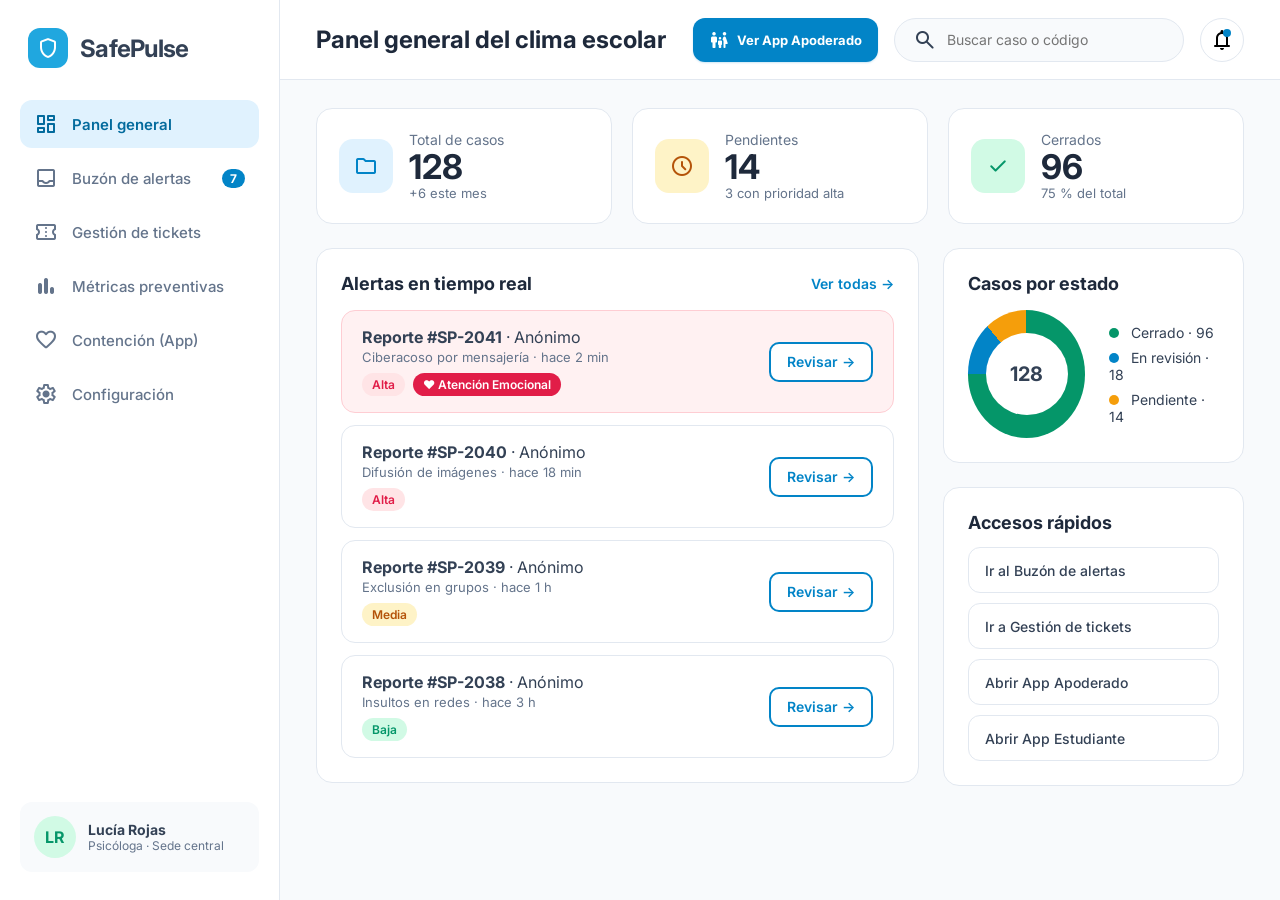
<file: index.html>
<!DOCTYPE html>
<html lang="es">
<head>
  <meta charset="UTF-8" />
  <meta name="viewport" content="width=device-width, initial-scale=1.0" />
  <title>SafePulse · Panel General del Clima Escolar</title>
  <link href="https://fonts.googleapis.com/css2?family=Inter:wght@400;500;600;700;800&display=swap" rel="stylesheet" />
  <link href="https://fonts.googleapis.com/css2?family=Material+Symbols+Rounded:opsz,wght,FILL,GRAD@20..48,400,0,0" rel="stylesheet" />
  <link rel="stylesheet" href="css/styles.css" />
</head>
<body>
  <!-- BARRA LATERAL -->
  <aside id="sidebar" class="sidebar">
    <div class="brand">
      <span class="brand-logo">
        <span class="material-symbols-rounded">shield</span>
      </span>
      <span class="brand-name">SafePulse</span>
    </div>

    <nav class="sidebar-nav" aria-label="Navegación principal">
      <button class="nav-btn active" data-view="dashboard">
        <span class="material-symbols-rounded">dashboard</span>
        <span>Panel general</span>
      </button>
      <button class="nav-btn" data-view="inbox">
        <span class="material-symbols-rounded">inbox</span>
        <span>Buzón de alertas</span>
        <span class="badge-count">7</span>
      </button>
      <button class="nav-btn" data-view="tickets">
        <span class="material-symbols-rounded">confirmation_number</span>
        <span>Gestión de tickets</span>
      </button>
      <button class="nav-btn" data-notice="Métricas preventivas cargadas">
        <span class="material-symbols-rounded">bar_chart</span>
        <span>Métricas preventivas</span>
      </button>
      <a href="pages/movil.html" class="nav-btn">
        <span class="material-symbols-rounded">favorite</span>
        <span>Contención (App)</span>
      </a>
      <button class="nav-btn" data-notice="Configuración del establecimiento">
        <span class="material-symbols-rounded">settings</span>
        <span>Configuración</span>
      </button>
    </nav>

    <div class="user-card">
      <span class="avatar">LR</span>
      <div>
        <p class="user-name">Lucía Rojas</p>
        <p class="user-role">Psicóloga · Sede central</p>
      </div>
    </div>
  </aside>

  <!-- CONTENIDO PRINCIPAL -->
  <div class="main-wrapper">
    <header class="topbar">
      <button id="menu-toggle" class="icon-circle mobile-only" aria-label="Abrir menú">
        <span class="material-symbols-rounded">menu</span>
      </button>
      <h1 id="page-title" class="page-title">Panel general del clima escolar</h1>

      <!-- BOTÓN HACIA APP APODERADO -->
      <a href="pages/apoderados.html" class="btn-apoderado">
        <span class="material-symbols-rounded">family_restroom</span>
        Ver App Apoderado
      </a>

      <label class="search-box">
        <span class="material-symbols-rounded">search</span>
        <input id="global-search" type="search" placeholder="Buscar caso o código" aria-label="Buscar caso o código" />
      </label>

      <button class="icon-circle" data-notice="Tienes 3 alertas nuevas sin leer" aria-label="Notificaciones">
        <span class="material-symbols-rounded">notifications</span>
        <span class="notif-dot"></span>
      </button>
    </header>

    <main class="content">
      <!-- VISTA 1: PANEL GENERAL -->
      <section id="view-dashboard" class="view-section">
        <div class="stats-grid">
          <article class="stat-card">
            <span class="stat-icon bg-sky"><span class="material-symbols-rounded">folder</span></span>
            <div>
              <p class="stat-label">Total de casos</p>
              <p class="stat-value">128</p>
              <p class="stat-sub">+6 este mes</p>
            </div>
          </article>

          <article class="stat-card">
            <span class="stat-icon bg-amber"><span class="material-symbols-rounded">schedule</span></span>
            <div>
              <p class="stat-label">Pendientes</p>
              <p class="stat-value">14</p>
              <p class="stat-sub">3 con prioridad alta</p>
            </div>
          </article>

          <article class="stat-card">
            <span class="stat-icon bg-emerald"><span class="material-symbols-rounded">check</span></span>
            <div>
              <p class="stat-label">Cerrados</p>
              <p class="stat-value">96</p>
              <p class="stat-sub">75 % del total</p>
            </div>
          </article>
        </div>

        <div class="dashboard-grid">
          <!-- Alertas en tiempo real (se llena con main.js) -->
          <section class="panel">
            <div class="panel-header">
              <h2>Alertas en tiempo real</h2>
              <button class="link-btn" data-switch="inbox">Ver todas →</button>
            </div>
            <div id="realtime-list" class="report-list"></div>
          </section>

          <!-- Columna derecha -->
          <div class="side-panels">
            <section class="panel">
              <h2>Casos por estado</h2>
              <div class="chart-row">
                <div class="donut">
                  <div class="donut-center">128</div>
                </div>
                <ul class="legend">
                  <li><i class="dot emerald"></i> Cerrado · 96</li>
                  <li><i class="dot sky"></i> En revisión · 18</li>
                  <li><i class="dot amber"></i> Pendiente · 14</li>
                </ul>
              </div>
            </section>

            <section class="panel">
              <h2>Accesos rápidos</h2>
              <div class="quick-links">
                <button class="quick-btn" data-switch="inbox">Ir al Buzón de alertas</button>
                <button class="quick-btn" data-switch="tickets">Ir a Gestión de tickets</button>
                <a href="pages/apoderados.html" class="quick-btn">Abrir App Apoderado</a>
                <a href="pages/movil.html" class="quick-btn">Abrir App Estudiante</a>
              </div>
            </section>
          </div>
        </div>
      </section>

      <!-- VISTA 2: BUZÓN DE ALERTAS -->
      <section id="view-inbox" class="view-section hidden">
        <div class="tabs-bar">
          <button class="tab-btn active" data-tab="main">Bandeja principal <span class="pill-count">7</span></button>
          <button class="tab-btn" data-tab="spam">Posible Spam <span class="pill-count">3</span></button>
        </div>

        <div class="filters-bar">
          <select id="filter-severity" class="select-control" aria-label="Filtrar por severidad">
            <option value="Todas">Severidad: Todas</option>
            <option value="Alta">Alta</option>
            <option value="Media">Media</option>
            <option value="Baja">Baja</option>
          </select>

          <select id="filter-type" class="select-control" aria-label="Filtrar por tipología">
            <option value="Todas">Tipología: Todas</option>
            <option value="Ciberacoso por mensajería">Ciberacoso por mensajería</option>
            <option value="Difusión de imágenes">Difusión de imágenes</option>
            <option value="Exclusión en grupos">Exclusión en grupos</option>
            <option value="Insultos en redes">Insultos en redes</option>
          </select>

          <input id="inbox-search" type="search" class="select-control" placeholder="Buscar en buzón..." />
        </div>

        <div class="table-card">
          <table class="alerts-table">
            <thead>
              <tr>
                <th></th>
                <th>Reporte</th>
                <th>Remitente</th>
                <th>Tipología</th>
                <th>Severidad</th>
                <th>Recibido</th>
                <th>Estado</th>
                <th></th>
              </tr>
            </thead>
            <tbody id="inbox-tbody"></tbody>
          </table>
          <div id="inbox-empty" class="empty-state hidden"></div>
        </div>
      </section>

      <!-- VISTA 3: GESTIÓN DE TICKETS -->
      <section id="view-tickets" class="view-section hidden">
        <p style="font-size: 13px; color: #64748b;">Gestión de tickets › Caso #SP-2041</p>
        <div class="ticket-header">
          <div class="ticket-meta">
            <h2>Caso #SP-2041</h2>
            <span class="tag tag-alta">Alta</span>
            <span class="tag tag-emotional">♥ Atención Emocional</span>
            <span style="font-size: 13px; color: #64748b;">Remitente: Anónimo</span>
          </div>
          <div class="ticket-actions">
            <select id="ticket-status" class="select-control" aria-label="Estado del caso">
              <option>En revisión</option>
              <option>Pendiente</option>
              <option>Cerrado</option>
            </select>
            <button class="btn-outline" data-notice="Citación para apoderados preparada">Citar apoderados</button>
            <button class="btn-primary" data-notice="Caso derivado al tutor">Derivar a tutor</button>
          </div>
        </div>

        <div class="ticket-grid">
          <div class="ticket-col">
            <section class="panel">
              <h3>Descripción del reporte</h3>
              <p class="body-text">Desde hace dos semanas recibo mensajes en un grupo del colegio donde se burlan de mí y comparten capturas de mis chats. Ya no quiero ir a clases y me siento muy mal.</p>
            </section>

            <section class="panel">
              <h3>Evidencia · visor seguro</h3>
              <div class="watermark-box">SafePulse · Confidencial</div>
              <div class="chips-row">
                <span class="chip">⊘ Descarga bloqueada</span>
                <span class="chip">♧ Metadatos eliminados</span>
              </div>
            </section>

            <section class="panel">
              <h3>Chat asíncrono con el denunciante</h3>
              <div id="chat-messages" class="chat-box">
                <div class="msg incoming">¿Puedes contarnos más detalles?</div>
                <div class="msg outgoing">Sí, pasó ayer por la noche...</div>
              </div>
              <div class="chat-input-row">
                <input id="chat-input" type="text" placeholder="Escribe un mensaje..." />
                <button id="chat-send" class="btn-primary">Enviar</button>
              </div>
            </section>
          </div>

          <div class="ticket-col">
            <section class="panel">
              <h3>Notas clínicas privadas</h3>
              <textarea class="notes-area">Estudiante refiere aislamiento y malestar. Se programa entrevista individual y se coordina con el tutor de aula.</textarea>
              <p class="autosave-hint">☁ Autoguardado · 10:42 · Solo visible para ti</p>
            </section>

            <section class="panel">
              <h3>Bitácora de cambios</h3>
              <ul id="audit-log" class="timeline">
                <li><strong>10:42</strong> · Estado cambiado a "En revisión"</li>
                <li><strong>10:30</strong> · Severidad confirmada: Alta</li>
                <li><strong>10:12</strong> · Reporte recibido y fijado</li>
              </ul>
            </section>
          </div>
        </div>
      </section>
    </main>
  </div>

  <div id="toast" class="toast hidden" role="status"></div>
  <script src="js/main.js"></script>
</body>
</html>
</file>
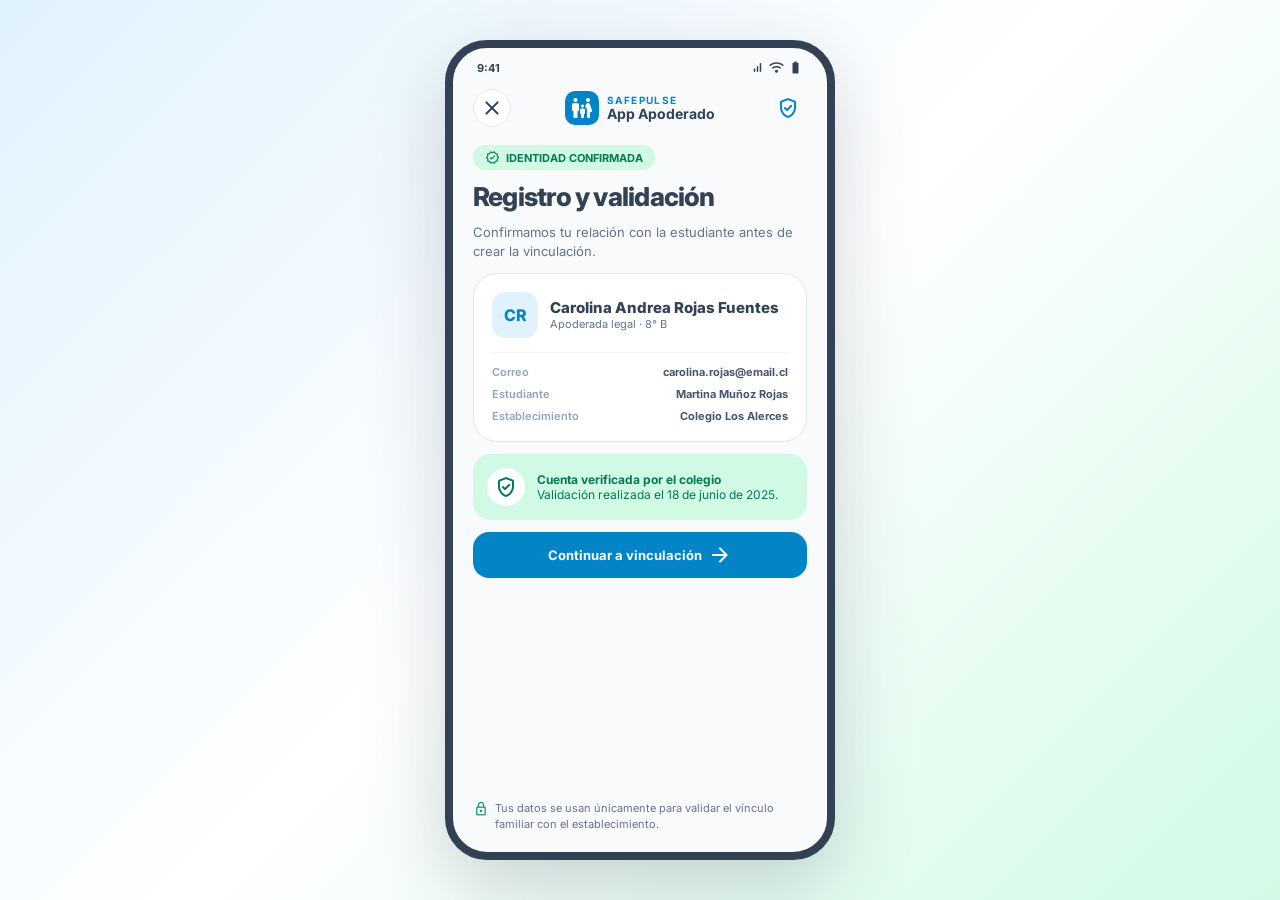
<file: pages/apoderados.html>
<!DOCTYPE html>
<html lang="es">
<head>
  <meta charset="UTF-8" />
  <meta name="viewport" content="width=device-width, initial-scale=1.0" />
  <title>SafePulse · App Apoderado</title>
  <link href="https://fonts.googleapis.com/css2?family=Inter:wght@400;500;600;700;800&display=swap" rel="stylesheet" />
  <link href="https://fonts.googleapis.com/css2?family=Material+Symbols+Rounded:opsz,wght,FILL,GRAD@20..48,400,0,0" rel="stylesheet" />
  <link rel="stylesheet" href="../css/styles.css" />
</head>
<body class="mobile-bg guardian-theme">
  <div class="guardian-phone">
    <div class="guardian-status">
      <span>9:41</span>
      <div class="status-icons">
        <span class="material-symbols-rounded">signal_cellular_alt</span>
        <span class="material-symbols-rounded">wifi</span>
        <span class="material-symbols-rounded">battery_full</span>
      </div>
    </div>

    <header class="guardian-header">
      <button id="g-back-btn" class="g-circle-btn" aria-label="Volver">
        <span id="g-back-icon" class="material-symbols-rounded">close</span>
      </button>
      <div class="g-brand">
        <span class="g-brand-icon"><span class="material-symbols-rounded">family_restroom</span></span>
        <div>
          <p class="g-brand-sub">SafePulse</p>
          <p class="g-brand-title">App Apoderado</p>
        </div>
      </div>
      <button class="g-privacy-btn" onclick="showToast('Tus datos están protegidos')" aria-label="Privacidad">
        <span class="material-symbols-rounded">verified_user</span>
      </button>
    </header>

    <!-- PANTALLA 1: REGISTRO Y VALIDACIÓN -->
    <main id="g-registration" class="g-screen">
      <span class="g-pill emerald"><span class="material-symbols-rounded">verified</span> IDENTIDAD CONFIRMADA</span>
      <h1 class="g-title">Registro y validación</h1>
      <p class="g-desc">Confirmamos tu relación con la estudiante antes de crear la vinculación.</p>

      <section class="g-card">
        <div class="g-profile-row">
          <span class="g-initials">CR</span>
          <div>
            <h2>Carolina Andrea Rojas Fuentes</h2>
            <p>Apoderada legal · 8° B</p>
          </div>
        </div>
        <dl class="g-dl">
          <div><dt>Correo</dt><dd>carolina.rojas@email.cl</dd></div>
          <div><dt>Estudiante</dt><dd>Martina Muñoz Rojas</dd></div>
          <div><dt>Establecimiento</dt><dd>Colegio Los Alerces</dd></div>
        </dl>
      </section>

      <div class="g-verified-box">
        <span class="g-white-circle"><span class="material-symbols-rounded">verified_user</span></span>
        <div>
          <strong>Cuenta verificada por el colegio</strong>
          <p>Validación realizada el 18 de junio de 2025.</p>
        </div>
      </div>

      <button class="g-btn-primary" data-gscreen="link">
        Continuar a vinculación <span class="material-symbols-rounded">arrow_forward</span>
      </button>
      <p class="g-footnote"><span class="material-symbols-rounded">lock</span> Tus datos se usan únicamente para validar el vínculo familiar con el establecimiento.</p>
    </main>

    <!-- PANTALLA 2: VINCULACIÓN CON CÓDIGO -->
    <main id="g-link" class="g-screen hidden">
      <span class="g-pill sky"><span class="material-symbols-rounded">link</span> CONEXIÓN SEGURA</span>
      <h1 class="g-title">Vinculación con mi hijo/a</h1>
      <p class="g-desc">Comparte este código para solicitar la vinculación.</p>

      <div id="g-link-pending">
        <section class="g-card text-center">
          <p class="g-overline">Código de vinculación</p>
          <div id="g-code-boxes" class="g-code-row">
            <span>K</span><span>7</span><span>M</span><span>2</span><span>Q</span><span>9</span>
          </div>
          <p class="g-timer-text"><span class="material-symbols-rounded">timer</span> Expira en <strong id="g-link-timer">10:00</strong></p>
        </section>

        <div class="g-wait-box">
          <span class="g-white-circle"><span class="material-symbols-rounded">hourglass_top</span></span>
          <p>Esperando que tu hijo/a ingrese el código</p>
        </div>

        <button id="g-regen-code" class="g-btn-primary">
          <span class="material-symbols-rounded">refresh</span> Generar nuevo código
        </button>
        <button id="g-sim-accept" class="g-btn-secondary">Simular aceptación</button>
      </div>

      <div id="g-link-success" class="hidden">
        <section class="g-success-card">
          <span class="g-success-icon"><span class="material-symbols-rounded">check_circle</span></span>
          <h2>Vinculación exitosa</h2>
          <p>La cuenta de Martina ya está conectada de forma segura.</p>
        </section>
        <button class="g-btn-primary" data-gscreen="summary">Ir al resumen de bienestar</button>
        <button id="g-unlink-btn" class="g-btn-secondary">Desvincular cuenta</button>
      </div>

      <p class="g-footnote"><span class="material-symbols-rounded">lock</span> Tu hijo/a debe aceptar la vinculación. No accedes a su dispositivo.</p>
    </main>

    <!-- PANTALLA 3: RESUMEN DE BIENESTAR -->
    <main id="g-summary" class="g-screen hidden">
      <div class="g-welcome-row">
        <div>
          <p class="g-hello">Hola, Carolina</p>
          <h1 class="g-title-sm">Resumen de bienestar y control nocturno</h1>
        </div>
        <span class="g-avatar-sm">M</span>
      </div>

      <button class="g-sos-alert" data-gscreen="safety">
        <span class="g-sos-badge"><span class="material-symbols-rounded">sos</span></span>
        <div class="flex-1 text-left">
          <strong>Alerta SOS de tu hijo/a</strong>
          <p>hace 2 min · Ver ubicación activa</p>
        </div>
        <span class="material-symbols-rounded">chevron_right</span>
      </button>

      <section class="g-dark-card">
        <div class="g-dark-row">
          <span class="g-dark-icon"><span class="material-symbols-rounded">bedtime</span></span>
          <div class="flex-1">
            <h2>Descanso nocturno</h2>
            <p>Bloqueo de 20:00 a 06:00</p>
          </div>
          <input id="g-night-switch" type="checkbox" checked class="g-switch" aria-label="Activar descanso nocturno" />
        </div>
        <p id="g-night-status" class="g-dark-foot">✓ Programación activa para todos los días</p>
      </section>

      <section class="g-card">
        <div class="g-card-top">
          <div>
            <h2>Tiempo saludable en pantalla</h2>
            <p class="g-sub">Uso diario · meta máxima 3 h</p>
          </div>
          <span class="g-badge emerald">5 de 7 días</span>
        </div>
        <div class="g-bars">
          <div><i style="height:55%"></i><span>L</span></div>
          <div><i style="height:78%"></i><span>M</span></div>
          <div><i style="height:47%"></i><span>M</span></div>
          <div><i style="height:68%"></i><span>J</span></div>
          <div><i class="warn" style="height:88%"></i><span>V</span></div>
          <div><i style="height:61%"></i><span>S</span></div>
          <div><i style="height:42%"></i><span>D</span></div>
        </div>
      </section>

      <section class="g-card">
        <div class="g-card-top">
          <div>
            <p class="g-overline">Estado de ánimo</p>
            <h2>Lunes a domingo</h2>
          </div>
          <span class="g-badge sky">Esta semana</span>
        </div>
        <div class="g-moods">
          <div style="height:56px">🙂</div>
          <div style="height:45px">😐</div>
          <div style="height:66px">😔</div>
          <div style="height:78px">😢</div>
          <div style="height:63px">😔</div>
          <div style="height:50px">🙂</div>
          <div style="height:44px">😐</div>
        </div>
        <p class="g-muted-note"><span class="material-symbols-rounded">visibility_off</span> Las notas privadas de tu hijo/a no se muestran</p>
      </section>

      <div class="g-rose-tip">
        <span class="g-white-circle"><span class="material-symbols-rounded">favorite</span></span>
        <div>
          <strong>Quizá sea buen momento para conversar</strong>
          <p>Escuchar con calma puede ayudar.</p>
        </div>
      </div>

      <h2 class="g-sec-heading">Accesos rápidos</h2>
      <div class="g-quick-grid">
        <button class="g-quick-tile sky" data-gscreen="safety"><span class="material-symbols-rounded">shield</span>Seguridad</button>
        <button class="g-quick-tile emerald" data-gscreen="pin"><span class="material-symbols-rounded">folder_open</span>Casos</button>
        <button class="g-quick-tile white" data-gscreen="chat"><span class="material-symbols-rounded">chat_bubble</span>Mensajes</button>
      </div>
    </main>

    <!-- PANTALLA 4: SEGURIDAD Y UBICACIÓN SOS -->
    <main id="g-safety" class="g-screen hidden">
      <div class="g-sos-banner">
        <span class="g-sos-badge"><span class="material-symbols-rounded">sos</span></span>
        <div>
          <strong>Alerta SOS de tu hijo/a</strong>
          <p>hace 2 min</p>
        </div>
        <span class="g-pulse-dot"></span>
      </div>

      <div class="g-card-top mt-3">
        <div>
          <p class="g-overline sky">Ubicación temporal</p>
          <h1 class="g-title-sm">Martina está aquí</h1>
        </div>
        <span class="g-badge emerald">En vivo</span>
      </div>

      <section class="g-map-box">
        <div id="g-map-canvas" class="g-map-streets">
          <svg viewBox="0 0 350 300" aria-hidden="true">
            <rect width="350" height="300" fill="#E0F2FE" />
            <path d="M-20 74C71 31 122 117 206 78s110-25 170-7" fill="none" stroke="#fff" stroke-width="24" />
            <path d="M57-20c35 84-3 139 38 206s59 98 50 178" fill="none" stroke="#fff" stroke-width="20" />
            <path d="M198-10c-13 75 33 108 24 174s-4 115 78 194" fill="none" stroke="#fff" stroke-width="18" />
            <path d="M-10 220c81-34 137-12 202 18s116 10 178-11" fill="none" stroke="#fff" stroke-width="22" />
            <rect x="253" y="70" width="56" height="47" rx="9" fill="#D1FAE5" />
            <rect x="21" y="230" width="73" height="45" rx="9" fill="#D1FAE5" />
          </svg>
        </div>
        <div id="g-map-tooltip" class="g-map-tip">
          <strong>Av. Los Alerces 1240</strong>
          <p>Precisión aproximada: 20 m</p>
        </div>
        <button id="g-pin-marker" class="g-map-pin" aria-label="Ver detalles del marcador">
          <span class="material-symbols-rounded">person_pin_circle</span>
        </button>
        <div class="g-zoom-btns">
          <button id="g-zoom-in" aria-label="Acercar">+</button>
          <button id="g-zoom-out" aria-label="Alejar">−</button>
        </div>
      </section>

      <p class="g-time-row"><span class="material-symbols-rounded">schedule</span> Última ubicación: 3:42 p. m.</p>
      <p class="g-muted-note"><span class="material-symbols-rounded">lock</span> La ubicación solo se comparte durante una alerta activa</p>

      <div class="g-two-cols">
        <a href="tel:+56912345678" class="g-btn-primary"><span class="material-symbols-rounded">call</span> Llamar</a>
        <button class="g-btn-secondary" data-gscreen="chat"><span class="material-symbols-rounded">chat</span> Escribir al tutor</button>
      </div>
    </main>

    <!-- PANTALLA 5: PIN DE ACCESO A CASOS -->
    <main id="g-pin" class="g-screen center-col hidden">
      <span class="g-lock-box"><span class="material-symbols-rounded">lock</span></span>
      <h1 class="g-title-sm">Historial protegido</h1>
      <p class="g-desc text-center">Ingresa tu PIN para consultar los incidentes vinculados a Martina.</p>

      <div id="g-pin-dots" class="g-pin-dots">
        <span></span><span></span><span></span><span></span>
      </div>
      <p id="g-pin-error" class="g-pin-err"></p>

      <div class="g-keypad">
        <button data-digit="1">1</button><button data-digit="2">2</button><button data-digit="3">3</button>
        <button data-digit="4">4</button><button data-digit="5">5</button><button data-digit="6">6</button>
        <button data-digit="7">7</button><button data-digit="8">8</button><button data-digit="9">9</button>
        <button id="g-bio-btn" class="sky-txt" aria-label="Huella"><span class="material-symbols-rounded">fingerprint</span></button>
        <button data-digit="0">0</button>
        <button id="g-del-btn" aria-label="Borrar"><span class="material-symbols-rounded">backspace</span></button>
      </div>
      <p class="g-hint">PIN de prueba: 1234 (o toca la huella)</p>
    </main>

    <!-- PANTALLA 6: HISTORIAL DE INCIDENTES Y ACTAS -->
    <main id="g-incidents" class="g-screen hidden">
      <p class="g-overline sky">Acceso protegido</p>
      <h1 class="g-title-sm">Historial de incidentes y actas</h1>

      <div class="g-seg-tabs">
        <button class="g-seg-btn active" data-gtab="history">Historial</button>
        <button class="g-seg-btn" data-gtab="agreements">Actas (2)</button>
      </div>

      <div id="g-tab-history" class="g-stack">
        <article class="g-incident-card">
          <div class="g-inc-head">
            <span class="g-inc-icon"><span class="material-symbols-rounded">report</span></span>
            <div>
              <h2>Ciberacoso por mensajería</h2>
              <p>17 de junio de 2025 · Grupo de mensajería del curso</p>
              <span class="g-badge amber">En revisión</span>
            </div>
          </div>
          <div class="g-inc-notes">
            El equipo de convivencia entrevistó a Martina y al tutor. Se contactará a las familias involucradas y se realizará seguimiento durante la semana.
          </div>
        </article>

        <article class="g-incident-card">
          <div class="g-inc-head">
            <span class="g-inc-icon"><span class="material-symbols-rounded">report</span></span>
            <div>
              <h2>Exclusión en actividad grupal</h2>
              <p>3 de junio de 2025 · Sala 8° B</p>
              <span class="g-badge emerald">Atendido</span>
            </div>
          </div>
          <div class="g-inc-notes">
            Se realizó mediación con el grupo y se acordaron nuevas dinámicas de participación. Martina indicó sentirse más tranquila.
          </div>
        </article>
      </div>

      <div id="g-tab-agreements" class="g-stack hidden">
        <div class="g-two-cols">
          <button class="g-btn-primary" onclick="window.print()">Exportar PDF</button>
          <button class="g-btn-secondary" onclick="showToast('Reunión solicitada al colegio')">Agendar reunión</button>
        </div>

        <section class="g-dark-card">
          <div class="g-dark-row">
            <span class="g-dark-icon"><span class="material-symbols-rounded">support_agent</span></span>
            <div class="flex-1">
              <h2>Directorio de ayuda</h2>
              <p>Línea 100 / DEMUNA · Disponible sin conexión</p>
            </div>
            <a href="tel:100" class="g-call-pill"><span class="material-symbols-rounded">call</span></a>
          </div>
        </section>

        <article class="g-incident-card">
          <h2>Acuerdo de acompañamiento y convivencia</h2>
          <p class="g-sub">Reunión de seguimiento · Reporte SP-2018 cerrado</p>
          <ol class="g-commit-list">
            <li>El tutor realizará una conversación de seguimiento con Martina cada viernes durante cuatro semanas.</li>
            <li>Los apoderados informarán al tutor cualquier cambio relevante observado en casa.</li>
          </ol>
          <button id="g-sign-btn" class="g-btn-primary mt-3">
            <span class="material-symbols-rounded">draw</span> Firmar digitalmente
          </button>
        </article>
      </div>
    </main>

    <!-- PANTALLA 7: MENSAJES CON EL TUTOR -->
    <main id="g-chat" class="g-screen no-pad hidden">
      <div class="g-tutor-bar">
        <span class="g-initials sm">DM</span>
        <div class="flex-1">
          <h2>Diego Morales</h2>
          <p>● Tutor de Martina · Disponible</p>
        </div>
        <button class="g-call-pill" onclick="showToast('Llamando al tutor')"><span class="material-symbols-rounded">call</span></button>
      </div>

      <div id="g-chat-feed" class="g-chat-feed">
        <div class="g-bubble school">Hola, Carolina. Soy Diego Morales, tutor de Martina. Quedo atento a cualquier consulta.</div>
        <div class="g-bubble me">Gracias, profesor. ¿Cómo la vio hoy después de la actividad de curso?</div>
        <div class="g-bubble school">Estuvo más tranquila y participó con su grupo.</div>
      </div>

      <div class="g-chat-composer">
        <p class="g-privacy-mini">🔒 Se eliminan los metadatos de las imágenes adjuntas</p>
        <div class="g-composer-row">
          <input id="g-chat-input" type="text" placeholder="Escribe un mensaje" />
          <button id="g-chat-send" class="g-send-sq" aria-label="Enviar"><span class="material-symbols-rounded">send</span></button>
        </div>
      </div>
    </main>

    <nav id="g-bottom-nav" class="guardian-nav hidden" aria-label="Navegación App Apoderado">
      <button class="g-nav-item active" data-gscreen="summary"><span class="material-symbols-rounded">home</span>Resumen</button>
      <button class="g-nav-item" data-gscreen="safety"><span class="material-symbols-rounded">shield</span>Seguridad</button>
      <button class="g-nav-item" data-gscreen="pin"><span class="material-symbols-rounded">folder_open</span>Casos</button>
      <button class="g-nav-item" data-gscreen="chat"><span class="material-symbols-rounded">chat_bubble</span>Mensajes</button>
    </nav>
  </div>

  <div id="toast" class="toast hidden" role="status"></div>
  <script src="../js/main.js"></script>
</body>
</html>
</file>
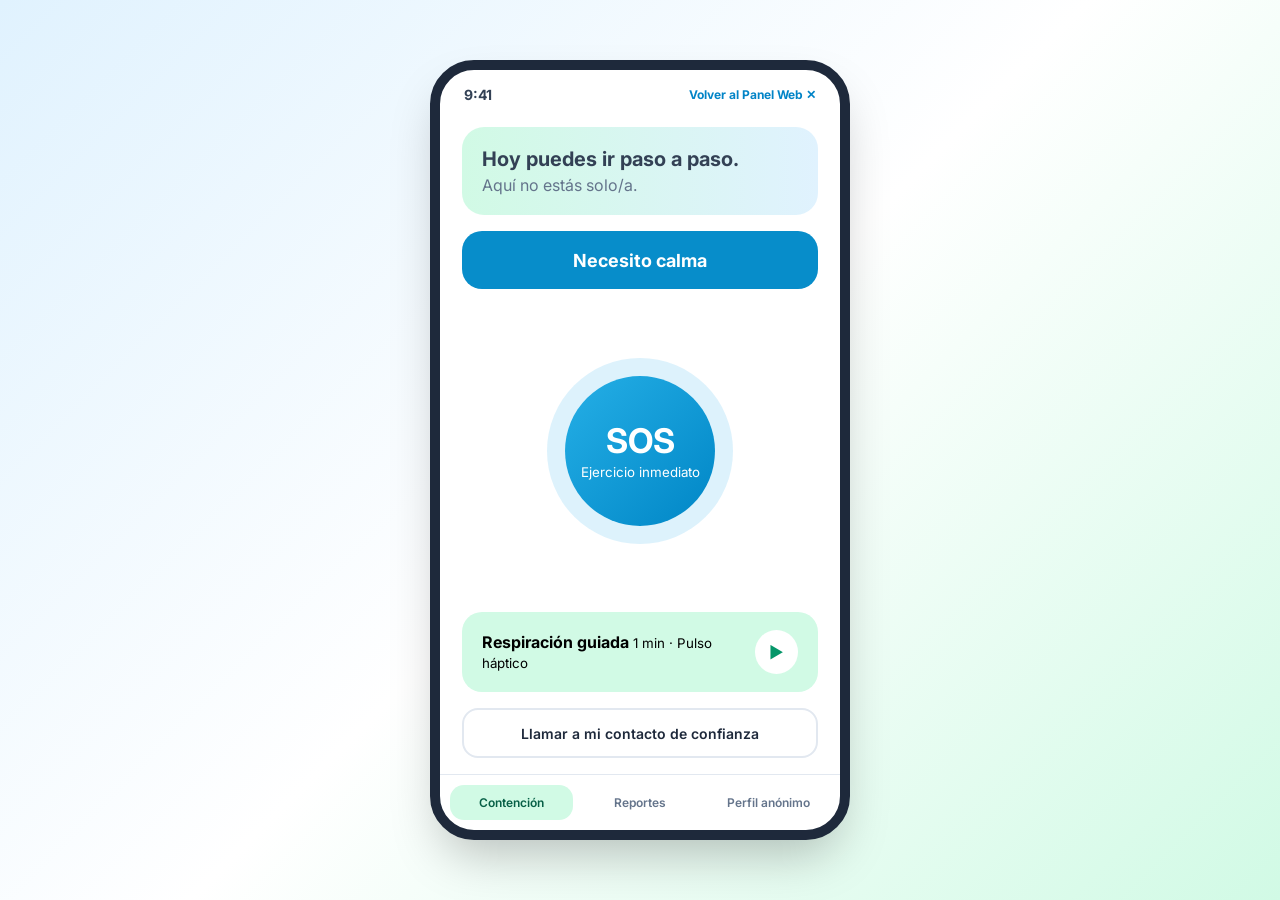
<file: pages/movil.html>
<!DOCTYPE html>
<html lang="es">
<head>
  <meta charset="UTF-8" />
  <meta name="viewport" content="width=device-width, initial-scale=1.0" />
  <title>SafePulse · App Estudiante</title>
  <link href="https://fonts.googleapis.com/css2?family=Inter:wght@400;500;600;700;800&display=swap" rel="stylesheet" />
  <link rel="stylesheet" href="../css/styles.css" />
</head>
<body class="mobile-bg">
  <div class="phone-frame">
    <div class="phone-notch">
      <span>9:41</span>
      <a href="../index.html" class="back-desktop-link">Volver al Panel Web ✕</a>
    </div>

    <!-- PANTALLA 1: CONTENCIÓN -->
    <main id="mob-containment" class="phone-screen">
      <div class="welcome-banner">
        <h2>Hoy puedes ir paso a paso.</h2>
        <p>Aquí no estás solo/a.</p>
      </div>

      <button class="calm-btn" data-mob="breathing">Necesito calma</button>

      <div class="sos-wrapper">
        <button id="sos-btn" class="sos-circle">
          <strong>SOS</strong>
          <small>Ejercicio inmediato</small>
        </button>
      </div>

      <button class="breathing-card" data-mob="breathing">
        <div>
          <strong>Respiración guiada</strong>
          <small>1 min · Pulso háptico</small>
        </div>
        <span class="play-badge">▶</span>
      </button>

      <a href="tel:" class="call-btn">Llamar a mi contacto de confianza</a>
    </main>

    <!-- PANTALLA 2: RESPIRACIÓN GUIADA -->
    <main id="mob-breathing" class="phone-screen hidden">
      <div class="mob-header">
        <button class="mob-back" data-mob="containment">←</button>
        <h2>Respiración guiada</h2>
      </div>
      <p class="mob-sub">1 minuto · Sigue el ritmo del círculo</p>

      <div class="breath-circle-wrap">
        <div id="breath-circle" class="breath-circle">
          <strong id="breath-phase">Inhala</strong>
          <small id="breath-sec">4 s</small>
        </div>
      </div>

      <p id="breath-timer" class="timer-display">00:42</p>
      <div class="progress-track"><div id="breath-bar" class="progress-fill" style="width: 70%;"></div></div>

      <div class="breath-controls">
        <button id="toggle-pause" class="ctrl-btn">Pausar</button>
        <button id="add-minute" class="ctrl-btn">+ 1 minuto</button>
      </div>
    </main>

    <!-- PANTALLA 3: REPORTE ANÓNIMO -->
    <main id="mob-report" class="phone-screen hidden">
      <div class="mob-header">
        <button class="mob-back" data-mob="containment">←</button>
        <h2>Reporte anónimo</h2>
      </div>

      <div class="anon-box">
        <div>
          <strong>Enviar como anónimo</strong>
          <p>Tu nombre no se guarda en el reporte</p>
        </div>
        <input type="checkbox" checked aria-label="Enviar como anónimo" />
      </div>

      <label class="field-label" for="rep-desc">¿Qué ocurrió? <span class="req">Obligatorio</span></label>
      <textarea id="rep-desc" class="mob-textarea" placeholder="Cuéntanos con tus palabras lo que está pasando..."></textarea>
      <p id="rep-error" class="error-msg hidden">Cuéntanos qué ocurrió antes de enviar.</p>

      <div class="privacy-note">🔒 Tu reporte se envía cifrado y sin datos personales</div>
      <button id="send-report-btn" class="submit-report-btn">Enviar reporte</button>
    </main>

    <!-- PANTALLA 4: CONFIRMACIÓN -->
    <main id="mob-sent" class="phone-screen hidden">
      <div class="sent-check">✓</div>
      <h2 class="sent-title">Tu reporte fue enviado de forma segura</h2>
      <div class="code-box">
        <p>Tu código de seguimiento</p>
        <strong id="tracking-code">SP-7K4Q-92</strong>
        <button id="copy-code-btn" class="btn-outline">Copiar código</button>
      </div>
      <button class="calm-btn" data-mob="containment">Volver al inicio</button>
    </main>

    <nav class="phone-nav">
      <button class="phone-tab active" data-mob="containment">Contención</button>
      <button class="phone-tab" data-mob="report">Reportes</button>
      <button class="phone-tab" data-mob="containment">Perfil anónimo</button>
    </nav>
  </div>
  <script src="../js/main.js"></script>
</body>
</html>
</file>
<file: css/styles.css>
:root {
  --bg: #f8fafc;
  --surface: #ffffff;
  --border: #e2e8f0;
  --text: #334155;
  --text-dark: #1e293b;
  --muted: #64748b;
  --primary: #0284c7;
  --primary-light: #e0f2fe;
  --emerald: #059669;
  --emerald-light: #d1fae5;
  --amber: #b45309;
  --amber-light: #fef3c7;
  --rose: #e11d48;
  --rose-light: #ffe4e6;
}

* {
  box-sizing: border-box;
  margin: 0;
  padding: 0;
}

body {
  font-family: "Inter", Arial, sans-serif;
  background: var(--bg);
  color: var(--text);
  min-height: 100vh;
}

button, input, select, textarea {
  font: inherit;
}

button {
  cursor: pointer;
}

.hidden {
  display: none !important;
}

/* Sidebar */
.sidebar {
  position: fixed;
  inset: 0 auto 0 0;
  width: 280px;
  background: var(--surface);
  border-right: 1px solid var(--border);
  padding: 28px 20px;
  display: flex;
  flex-direction: column;
  z-index: 40;
  transition: transform 0.25s ease;
}

.brand {
  display: flex;
  align-items: center;
  gap: 12px;
  padding: 0 8px;
}

.brand-logo {
  width: 40px;
  height: 40px;
  border-radius: 12px;
  background: #20a7df;
  color: #fff;
  display: grid;
  place-items: center;
}

.brand-name {
  font-size: 24px;
  font-weight: 700;
  letter-spacing: -0.03em;
}

.sidebar-nav {
  margin-top: 32px;
  display: flex;
  flex-direction: column;
  gap: 6px;
}

.nav-btn {
  display: flex;
  align-items: center;
  gap: 14px;
  height: 48px;
  padding: 0 14px;
  border: none;
  border-radius: 12px;
  background: transparent;
  color: var(--muted);
  font-size: 15px;
  font-weight: 500;
  text-decoration: none;
  text-align: left;
}

.nav-btn:hover {
  background: #f1f5f9;
  color: var(--text-dark);
}

.nav-btn.active {
  background: var(--primary-light);
  color: #036b9d;
  font-weight: 600;
}

.badge-count {
  margin-left: auto;
  background: var(--primary);
  color: #fff;
  font-size: 12px;
  font-weight: 700;
  padding: 2px 8px;
  border-radius: 999px;
}

.user-card {
  margin-top: auto;
  display: flex;
  align-items: center;
  gap: 12px;
  background: #f8fafc;
  padding: 14px;
  border-radius: 12px;
}

.avatar {
  width: 42px;
  height: 42px;
  border-radius: 50%;
  background: var(--emerald-light);
  color: var(--emerald);
  font-weight: 700;
  display: grid;
  place-items: center;
}

.user-name {
  font-size: 14px;
  font-weight: 700;
}

.user-role {
  font-size: 12px;
  color: var(--muted);
}

/* Main Layout */
.main-wrapper {
  padding-left: 280px;
}

.topbar {
  position: sticky;
  top: 0;
  z-index: 20;
  height: 80px;
  background: var(--surface);
  border-bottom: 1px solid var(--border);
  padding: 0 36px;
  display: flex;
  align-items: center;
  gap: 16px;
}

.page-title {
  flex: 1;
  font-size: 24px;
  font-weight: 700;
  color: var(--text-dark);
}

.search-box {
  display: flex;
  align-items: center;
  gap: 10px;
  height: 44px;
  padding: 0 18px;
  border: 1px solid var(--border);
  border-radius: 999px;
  background: #f8fafc;
  min-width: 260px;
}

.search-box input {
  border: none;
  background: transparent;
  outline: none;
  width: 100%;
  font-size: 14px;
}

.icon-circle {
  position: relative;
  width: 44px;
  height: 44px;
  border-radius: 50%;
  border: 1px solid var(--border);
  background: var(--surface);
  display: grid;
  place-items: center;
}

.notif-dot {
  position: absolute;
  top: 10px;
  right: 12px;
  width: 8px;
  height: 8px;
  border-radius: 50%;
  background: var(--primary);
}

.content {
  max-width: 1240px;
  margin: 0 auto;
  padding: 28px 36px;
}

/* Cards & Grids */
.stats-grid {
  display: grid;
  grid-template-columns: repeat(3, 1fr);
  gap: 20px;
}

.stat-card {
  display: flex;
  align-items: center;
  gap: 16px;
  background: var(--surface);
  border: 1px solid var(--border);
  border-radius: 16px;
  padding: 22px;
}

.stat-icon {
  width: 54px;
  height: 54px;
  border-radius: 14px;
  display: grid;
  place-items: center;
}

.bg-sky { background: var(--primary-light); color: var(--primary); }
.bg-amber { background: var(--amber-light); color: var(--amber); }
.bg-emerald { background: var(--emerald-light); color: var(--emerald); }

.stat-label { font-size: 14px; color: var(--muted); }
.stat-value { font-size: 34px; font-weight: 700; color: var(--text-dark); line-height: 1.1; }
.stat-sub { font-size: 13px; color: var(--muted); }

.dashboard-grid {
  margin-top: 24px;
  display: grid;
  grid-template-columns: 2fr 1fr;
  gap: 24px;
  align-items: start;
}

.side-panels {
  display: flex;
  flex-direction: column;
  gap: 24px;
}

.panel {
  background: var(--surface);
  border: 1px solid var(--border);
  border-radius: 16px;
  padding: 24px;
}

.panel-header {
  display: flex;
  justify-content: space-between;
  align-items: center;
  margin-bottom: 16px;
}

.panel h2, .panel h3 {
  font-size: 18px;
  color: var(--text-dark);
}

.link-btn {
  border: none;
  background: none;
  color: var(--primary);
  font-weight: 600;
  font-size: 14px;
}

/* Report List */
.report-list {
  display: flex;
  flex-direction: column;
  gap: 12px;
}

.report-item {
  display: flex;
  align-items: center;
  justify-content: space-between;
  gap: 16px;
  padding: 16px 20px;
  border: 1px solid var(--border);
  border-radius: 14px;
}

.report-item.featured {
  border-color: #fecdd3;
  background: #fff1f2;
}

.tags-row {
  display: flex;
  gap: 8px;
  margin-top: 8px;
  flex-wrap: wrap;
}

.tag {
  font-size: 12px;
  font-weight: 600;
  padding: 4px 10px;
  border-radius: 999px;
}

.tag-alta { background: var(--rose-light); color: var(--rose); }
.tag-media { background: var(--amber-light); color: var(--amber); }
.tag-baja { background: var(--emerald-light); color: var(--emerald); }
.tag-emotional { background: var(--rose); color: #fff; }

.btn-outline {
  height: 40px;
  padding: 0 16px;
  border: 2px solid var(--primary);
  border-radius: 10px;
  background: var(--surface);
  color: var(--primary);
  font-weight: 600;
  font-size: 14px;
}

.btn-outline:hover {
  background: var(--primary);
  color: #fff;
}

.btn-primary {
  height: 40px;
  padding: 0 18px;
  border: none;
  border-radius: 10px;
  background: var(--primary);
  color: #fff;
  font-weight: 600;
  font-size: 14px;
}

/* Donut Chart */
.chart-row {
  margin-top: 16px;
  display: flex;
  align-items: center;
  justify-content: center;
  gap: 24px;
}

.donut {
  width: 128px;
  height: 128px;
  border-radius: 50%;
  background: conic-gradient(#059669 0deg 270deg, #0284c7 270deg 320.625deg, #f59e0b 320.625deg 360deg);
  display: grid;
  place-items: center;
}

.donut-center {
  width: 82px;
  height: 82px;
  border-radius: 50%;
  background: #fff;
  display: grid;
  place-items: center;
  font-size: 20px;
  font-weight: 700;
}

.legend {
  list-style: none;
  display: flex;
  flex-direction: column;
  gap: 8px;
  font-size: 14px;
}

.dot {
  display: inline-block;
  width: 10px;
  height: 10px;
  border-radius: 50%;
  margin-right: 8px;
}
.dot.emerald { background: var(--emerald); }
.dot.sky { background: var(--primary); }
.dot.amber { background: #f59e0b; }

.quick-links {
  margin-top: 14px;
  display: flex;
  flex-direction: column;
  gap: 10px;
}

.quick-btn {
  display: flex;
  align-items: center;
  height: 46px;
  padding: 0 16px;
  border: 1px solid var(--border);
  border-radius: 12px;
  background: #fff;
  color: var(--text);
  font-size: 14px;
  font-weight: 500;
  text-decoration: none;
}

.quick-btn:hover {
  border-color: #7dd3fc;
  background: #f0f9ff;
}

/* Inbox & Table */
.tabs-bar {
  display: flex;
  gap: 24px;
  border-bottom: 1px solid var(--border);
}

.tab-btn {
  padding-bottom: 12px;
  border: none;
  border-bottom: 3px solid transparent;
  background: none;
  font-size: 15px;
  font-weight: 600;
  color: var(--muted);
}

.tab-btn.active {
  border-bottom-color: var(--primary);
  color: var(--primary);
}

.pill-count {
  background: var(--primary-light);
  padding: 2px 8px;
  border-radius: 999px;
  font-size: 12px;
}

.filters-bar {
  margin: 20px 0;
  display: flex;
  gap: 12px;
  flex-wrap: wrap;
}

.select-control {
  height: 44px;
  padding: 0 16px;
  border: 1px solid var(--border);
  border-radius: 12px;
  background: #fff;
  font-weight: 600;
  font-size: 14px;
}

.table-card {
  background: #fff;
  border: 1px solid var(--border);
  border-radius: 16px;
  overflow-x: auto;
}

.alerts-table {
  width: 100%;
  border-collapse: collapse;
  text-align: left;
  font-size: 14px;
}

.alerts-table th {
  background: #f8fafc;
  padding: 12px 16px;
  font-size: 12px;
  text-transform: uppercase;
  color: var(--muted);
}

.alerts-table td {
  padding: 18px 16px;
  border-top: 1px solid var(--border);
}

.empty-state {
  padding: 48px;
  text-align: center;
  color: var(--muted);
}

/* Tickets */
.ticket-header {
  display: flex;
  justify-content: space-between;
  align-items: center;
  flex-wrap: wrap;
  gap: 16px;
  margin: 12px 0 20px;
}

.ticket-meta, .ticket-actions {
  display: flex;
  align-items: center;
  gap: 12px;
  flex-wrap: wrap;
}

.ticket-grid {
  display: grid;
  grid-template-columns: 1.6fr 1fr;
  gap: 20px;
}

.ticket-col {
  display: flex;
  flex-direction: column;
  gap: 18px;
}

.body-text {
  margin-top: 10px;
  line-height: 1.6;
  font-size: 15px;
}

.watermark-box {
  margin-top: 12px;
  height: 150px;
  border-radius: 12px;
  background: linear-gradient(135deg, #e0f2fe, #d1fae5);
  display: grid;
  place-items: center;
  font-size: 22px;
  font-weight: 700;
  color: rgba(100, 116, 139, 0.5);
}

.chips-row {
  margin-top: 12px;
  display: flex;
  gap: 8px;
}

.chip {
  background: #f1f5f9;
  padding: 4px 12px;
  border-radius: 999px;
  font-size: 12px;
  color: var(--muted);
}

.chat-box {
  margin-top: 12px;
  display: flex;
  flex-direction: column;
  gap: 8px;
  min-height: 90px;
}

.msg {
  max-width: 80%;
  padding: 10px 14px;
  border-radius: 14px;
  font-size: 14px;
}

.msg.incoming { background: #f1f5f9; align-self: flex-start; }
.msg.outgoing { background: var(--primary-light); color: #0369a1; align-self: flex-end; }

.chat-input-row {
  margin-top: 12px;
  display: flex;
  gap: 10px;
}

.chat-input-row input {
  flex: 1;
  height: 40px;
  padding: 0 16px;
  border: 1px solid var(--border);
  border-radius: 999px;
}

.notes-area {
  margin-top: 12px;
  width: 100%;
  height: 130px;
  padding: 12px;
  border: 1px solid var(--border);
  border-radius: 12px;
  resize: none;
}

.autosave-hint {
  margin-top: 8px;
  font-size: 12px;
  color: var(--emerald);
}

.timeline {
  margin-top: 14px;
  list-style: none;
  display: flex;
  flex-direction: column;
  gap: 12px;
  font-size: 14px;
}

/* Mobile App View (pages/movil.html) */
.mobile-bg {
  background: linear-gradient(135deg, #e0f2fe, #ffffff, #d1fae5);
  display: grid;
  place-items: center;
  padding: 24px 12px;
}

.phone-frame {
  width: 100%;
  max-width: 420px;
  min-height: 780px;
  background: #fff;
  border: 10px solid #1e293b;
  border-radius: 44px;
  display: flex;
  flex-direction: column;
  overflow: hidden;
  box-shadow: 0 25px 50px -12px rgba(0, 0, 0, 0.25);
}

.phone-notch {
  display: flex;
  justify-content: space-between;
  align-items: center;
  padding: 16px 24px 8px;
  font-weight: 700;
  font-size: 14px;
}

.back-desktop-link {
  font-size: 12px;
  color: var(--primary);
  text-decoration: none;
}

.phone-screen {
  flex: 1;
  padding: 16px 22px;
  display: flex;
  flex-direction: column;
  gap: 16px;
}

.welcome-banner {
  background: linear-gradient(90deg, #d1fae5, #e0f2fe);
  padding: 20px;
  border-radius: 22px;
}

.welcome-banner h2 { font-size: 20px; }
.welcome-banner p { color: var(--muted); margin-top: 4px; }

.calm-btn {
  height: 58px;
  border: none;
  border-radius: 20px;
  background: #078dca;
  color: #fff;
  font-size: 18px;
  font-weight: 700;
}

.sos-wrapper {
  flex: 1;
  display: grid;
  place-items: center;
  padding: 20px 0;
}

.sos-circle {
  width: 150px;
  height: 150px;
  border-radius: 50%;
  border: none;
  background: linear-gradient(135deg, #25afe6, #0086c6);
  color: #fff;
  box-shadow: 0 0 0 18px rgba(14, 165, 233, 0.14);
  transition: transform 0.2s;
}

.sos-circle.active { transform: scale(1.1); }
.sos-circle strong { display: block; font-size: 34px; }

.breathing-card {
  display: flex;
  justify-content: space-between;
  align-items: center;
  padding: 18px 20px;
  border: none;
  border-radius: 20px;
  background: var(--emerald-light);
  text-align: left;
}

.play-badge {
  width: 44px;
  height: 44px;
  border-radius: 50%;
  background: #fff;
  color: var(--emerald);
  display: grid;
  place-items: center;
}

.call-btn {
  display: grid;
  place-items: center;
  height: 50px;
  border: 2px solid var(--border);
  border-radius: 16px;
  text-decoration: none;
  color: var(--text-dark);
  font-weight: 600;
  font-size: 14px;
}

.mob-header {
  display: flex;
  align-items: center;
  gap: 12px;
}

.mob-back {
  border: none;
  background: none;
  font-size: 24px;
}

.breath-circle-wrap {
  flex: 1;
  display: grid;
  place-items: center;
}

.breath-circle {
  width: 190px;
  height: 190px;
  border-radius: 50%;
  border: 4px solid var(--primary);
  background: var(--primary-light);
  display: flex;
  flex-direction: column;
  align-items: center;
  justify-content: center;
  transition: transform 1s ease;
}

.breath-circle strong { font-size: 28px; color: var(--primary); }
.timer-display { text-align: center; font-size: 36px; font-weight: 700; }

.progress-track {
  height: 10px;
  background: var(--border);
  border-radius: 999px;
  overflow: hidden;
}

.progress-fill {
  height: 100%;
  background: var(--primary);
  transition: width 1s linear;
}

.breath-controls {
  display: grid;
  grid-template-columns: 1fr 1fr;
  gap: 12px;
}

.ctrl-btn {
  height: 44px;
  border: 1px solid var(--border);
  border-radius: 12px;
  background: #f8fafc;
  font-weight: 600;
}

.anon-box {
  display: flex;
  justify-content: space-between;
  align-items: center;
  padding: 14px;
  border: 1px solid var(--border);
  border-radius: 16px;
}

.mob-textarea {
  height: 140px;
  padding: 14px;
  border: 1px solid var(--border);
  border-radius: 16px;
  resize: none;
}

.privacy-note {
  background: var(--primary-light);
  color: #0369a1;
  padding: 12px;
  border-radius: 12px;
  font-size: 13px;
}

.submit-report-btn {
  margin-top: auto;
  height: 54px;
  border: none;
  border-radius: 18px;
  background: var(--emerald-light);
  color: #065f46;
  font-weight: 700;
  font-size: 16px;
}

.sent-check {
  width: 72px;
  height: 72px;
  margin: 20px auto 0;
  border-radius: 50%;
  background: var(--emerald);
  color: #fff;
  font-size: 34px;
  display: grid;
  place-items: center;
}

.sent-title { text-align: center; font-size: 22px; }

.code-box {
  border: 2px solid var(--primary);
  background: #f0f9ff;
  border-radius: 20px;
  padding: 20px;
  text-align: center;
}

.code-box strong {
  display: block;
  font-size: 28px;
  letter-spacing: 0.08em;
  margin: 8px 0 14px;
}

.phone-nav {
  display: grid;
  grid-template-columns: repeat(3, 1fr);
  border-top: 1px solid var(--border);
  padding: 10px;
  gap: 6px;
}

.phone-tab {
  border: none;
  background: none;
  padding: 10px 4px;
  border-radius: 14px;
  font-size: 12px;
  font-weight: 600;
  color: var(--muted);
}

.phone-tab.active {
  background: var(--emerald-light);
  color: #065f46;
}

/* Toast & Responsive */
.toast {
  position: fixed;
  bottom: 24px;
  left: 50%;
  transform: translateX(-50%);
  background: var(--text-dark);
  color: #fff;
  padding: 12px 20px;
  border-radius: 12px;
  font-size: 14px;
  z-index: 50;
}

.mobile-only { display: none; }

@media (max-width: 1024px) {
  .sidebar { transform: translateX(-100%); }
  .sidebar.open { transform: translateX(0); }
  .main-wrapper { padding-left: 0; }
  .mobile-only { display: grid; }
  .stats-grid, .dashboard-grid, .ticket-grid { grid-template-columns: 1fr; }
}
/* ================= APP APODERADO ================= */
.guardian-phone {
  width: 100%;
  max-width: 390px;
  height: 820px;
  background: #f8fafc;
  border: 8px solid #334155;
  border-radius: 42px;
  display: flex;
  flex-direction: column;
  overflow: hidden;
  box-shadow: 0 28px 80px rgba(51, 65, 85, 0.22);
}

.guardian-status {
  display: flex;
  justify-content: space-between;
  align-items: center;
  padding: 12px 24px 4px;
  font-size: 11px;
  font-weight: 700;
}

.status-icons { display: flex; gap: 4px; }
.status-icons .material-symbols-rounded { font-size: 15px; }

.guardian-header {
  display: flex;
  align-items: center;
  justify-content: space-between;
  padding: 10px 20px;
}

.g-circle-btn, .g-privacy-btn {
  width: 38px;
  height: 38px;
  border-radius: 50%;
  border: 1px solid #e2e8f0;
  background: #fff;
  display: grid;
  place-items: center;
  color: #334155;
}

.g-privacy-btn { border: none; background: transparent; color: #0284c7; }

.g-brand { display: flex; align-items: center; gap: 8px; }
.g-brand-icon {
  width: 34px;
  height: 34px;
  border-radius: 10px;
  background: #0284c7;
  color: #fff;
  display: grid;
  place-items: center;
}
.g-brand-sub { font-size: 10px; font-weight: 700; text-transform: uppercase; letter-spacing: 0.14em; color: #0284c7; }
.g-brand-title { font-size: 14px; font-weight: 700; line-height: 1.1; }

.g-screen {
  flex: 1;
  overflow-y: auto;
  padding: 8px 20px 20px;
  display: flex;
  flex-direction: column;
  gap: 12px;
}

.g-screen.no-pad { padding: 0; }
.g-screen.center-col { align-items: center; }

.g-pill {
  display: inline-flex;
  align-items: center;
  gap: 6px;
  width: fit-content;
  padding: 5px 12px;
  border-radius: 999px;
  font-size: 11px;
  font-weight: 700;
}
.g-pill .material-symbols-rounded { font-size: 15px; }
.g-pill.emerald { background: #d1fae5; color: #047857; }
.g-pill.sky { background: #e0f2fe; color: #0369a1; }

.g-title { font-size: 26px; font-weight: 800; line-height: 1.12; letter-spacing: -0.03em; }
.g-title-sm { font-size: 21px; font-weight: 800; line-height: 1.15; letter-spacing: -0.03em; }
.g-desc { font-size: 13px; color: #64748b; line-height: 1.45; }

.g-card {
  background: #fff;
  border: 1px solid #e2e8f0;
  border-radius: 24px;
  padding: 18px;
}

.g-profile-row { display: flex; align-items: center; gap: 12px; }
.g-initials {
  width: 46px;
  height: 46px;
  border-radius: 14px;
  background: #e0f2fe;
  color: #0284c7;
  font-weight: 800;
  display: grid;
  place-items: center;
}
.g-initials.sm { width: 40px; height: 40px; border-radius: 50%; font-size: 14px; }
.g-profile-row h2 { font-size: 15px; font-weight: 800; }
.g-profile-row p { font-size: 11px; color: #64748b; }

.g-dl { margin-top: 14px; padding-top: 12px; border-top: 1px solid #f1f5f9; display: flex; flex-direction: column; gap: 8px; }
.g-dl div { display: flex; justify-content: space-between; font-size: 11px; }
.g-dl dt { color: #94a3b8; font-weight: 600; }
.g-dl dd { font-weight: 700; color: #475569; }

.g-verified-box, .g-wait-box, .g-rose-tip {
  display: flex;
  align-items: center;
  gap: 12px;
  padding: 14px;
  border-radius: 18px;
  background: #d1fae5;
  color: #047857;
  font-size: 12px;
}
.g-wait-box { background: #e0f2fe; color: #0369a1; font-weight: 600; }
.g-rose-tip { background: #fff1f2; color: #881337; }
.g-white-circle {
  width: 38px;
  height: 38px;
  border-radius: 50%;
  background: #fff;
  display: grid;
  place-items: center;
  flex-shrink: 0;
}

.g-btn-primary, .g-btn-secondary {
  height: 46px;
  border-radius: 16px;
  font-size: 13px;
  font-weight: 700;
  display: inline-flex;
  align-items: center;
  justify-content: center;
  gap: 6px;
  text-decoration: none;
  padding: 0 14px;
}
.g-btn-primary { border: none; background: #0284c7; color: #fff; width: 100%; }
.g-btn-secondary { border: 1px solid #bae6fd; background: #fff; color: #0284c7; width: 100%; }

.g-footnote {
  margin-top: auto;
  display: flex;
  gap: 6px;
  font-size: 11px;
  color: #64748b;
  line-height: 1.4;
}
.g-footnote .material-symbols-rounded { font-size: 16px; color: #059669; }

.g-overline { font-size: 10px; font-weight: 700; text-transform: uppercase; letter-spacing: 0.14em; color: #94a3b8; }
.g-overline.sky { color: #0284c7; }
.g-code-row { display: flex; justify-content: center; gap: 6px; margin: 12px 0; }
.g-code-row span {
  width: 42px;
  height: 48px;
  border-radius: 12px;
  background: #e0f2fe;
  font-size: 21px;
  font-weight: 800;
  display: grid;
  place-items: center;
}
.g-timer-text { display: flex; align-items: center; justify-content: center; gap: 4px; font-size: 12px; color: #0284c7; }

.g-success-card {
  background: #d1fae5;
  border-radius: 24px;
  padding: 24px;
  text-align: center;
  color: #065f46;
}
.g-success-icon {
  width: 56px;
  height: 56px;
  margin: 0 auto 12px;
  border-radius: 50%;
  background: #fff;
  color: #059669;
  display: grid;
  place-items: center;
}

.g-welcome-row { display: flex; justify-content: space-between; align-items: flex-end; }
.g-hello { font-size: 12px; font-weight: 600; color: #0284c7; }
.g-avatar-sm { width: 40px; height: 40px; border-radius: 50%; background: #d1fae5; display: grid; place-items: center; font-weight: 700; }

.g-sos-alert, .g-sos-banner {
  display: flex;
  align-items: center;
  gap: 10px;
  padding: 12px 14px;
  border-radius: 18px;
  background: #fff1f2;
  border: 1px solid #fecdd3;
  color: #881337;
  font-size: 12px;
  width: 100%;
}
.g-sos-badge { width: 36px; height: 36px; border-radius: 50%; background: #fff; color: #f43f5e; display: grid; place-items: center; }

.g-dark-card { background: #334155; color: #fff; border-radius: 22px; padding: 16px; }
.g-dark-row { display: flex; align-items: center; gap: 10px; }
.g-dark-icon { width: 38px; height: 38px; border-radius: 12px; background: rgba(255,255,255,0.12); display: grid; place-items: center; }
.g-dark-row h2 { font-size: 13px; font-weight: 700; }
.g-dark-row p { font-size: 10px; color: #cbd5e1; }
.g-dark-foot { margin-top: 10px; font-size: 10px; color: #6ee7b7; }
.g-switch { width: 42px; height: 22px; accent-color: #059669; cursor: pointer; }

.g-card-top { display: flex; justify-content: space-between; align-items: center; }
.g-card-top h2 { font-size: 14px; font-weight: 700; }
.g-sub { font-size: 10px; color: #64748b; }
.g-badge { padding: 3px 9px; border-radius: 999px; font-size: 10px; font-weight: 700; }
.g-badge.emerald { background: #d1fae5; color: #047857; }
.g-badge.sky { background: #e0f2fe; color: #0284c7; }
.g-badge.amber { background: #fef3c7; color: #92400e; }

.g-bars { margin-top: 14px; height: 74px; display: grid; grid-template-columns: repeat(7, 1fr); align-items: end; gap: 6px; }
.g-bars div { height: 100%; display: flex; flex-direction: column; justify-content: flex-end; align-items: center; gap: 4px; }
.g-bars i { width: 18px; border-radius: 6px 6px 0 0; background: #0284c7; display: block; }
.g-bars i.warn { background: #fbbf24; }
.g-bars span { font-size: 9px; font-weight: 700; color: #94a3b8; }

.g-moods { margin-top: 14px; display: grid; grid-template-columns: repeat(7, 1fr); align-items: end; gap: 4px; }
.g-moods div { background: #e0f2fe; border-radius: 999px; display: flex; align-items: flex-end; justify-content: center; padding-bottom: 6px; font-size: 18px; }

.g-muted-note { margin-top: 10px; display: flex; align-items: center; gap: 6px; background: #f8fafc; padding: 8px 10px; border-radius: 12px; font-size: 10px; color: #64748b; }
.g-muted-note .material-symbols-rounded { font-size: 16px; }

.g-sec-heading { font-size: 14px; font-weight: 700; }
.g-quick-grid { display: grid; grid-template-columns: repeat(3, 1fr); gap: 8px; }
.g-quick-tile {
  height: 70px;
  border-radius: 18px;
  border: 1px solid #e2e8f0;
  display: flex;
  flex-direction: column;
  align-items: center;
  justify-content: center;
  gap: 4px;
  font-size: 11px;
  font-weight: 700;
}
.g-quick-tile.sky { background: #e0f2fe; color: #0284c7; }
.g-quick-tile.emerald { background: #d1fae5; color: #059669; }
.g-quick-tile.white { background: #fff; color: #0284c7; }

/* Mapa SOS */
.g-map-box { position: relative; height: 260px; border-radius: 22px; overflow: hidden; border: 1px solid #bae6fd; background: #e0f2fe; }
.g-map-streets { width: 100%; height: 100%; transition: transform 0.25s ease; }
.g-map-tip { position: absolute; top: 12px; left: 12px; background: rgba(255,255,255,0.95); padding: 8px 12px; border-radius: 12px; font-size: 10px; box-shadow: 0 4px 12px rgba(0,0,0,0.08); }
.g-map-pin {
  position: absolute;
  top: 48%;
  left: 48%;
  transform: translate(-50%, -50%);
  width: 48px;
  height: 48px;
  border-radius: 50%;
  border: none;
  background: #0284c7;
  color: #fff;
  box-shadow: 0 0 0 10px rgba(2, 132, 199, 0.2);
}
.g-zoom-btns { position: absolute; bottom: 12px; right: 12px; display: flex; flex-direction: column; background: #fff; border-radius: 10px; overflow: hidden; }
.g-zoom-btns button { width: 32px; height: 32px; border: none; background: #fff; font-weight: 700; }
.g-time-row { display: flex; align-items: center; gap: 6px; font-size: 12px; font-weight: 700; }
.g-two-cols { display: grid; grid-template-columns: 1fr 1fr; gap: 8px; }

/* PIN */
.g-lock-box { width: 60px; height: 60px; border-radius: 20px; background: #e0f2fe; color: #0284c7; display: grid; place-items: center; margin-top: 10px; }
.g-pin-dots { display: flex; gap: 14px; margin: 12px 0 4px; }
.g-pin-dots span { width: 14px; height: 14px; border-radius: 50%; border: 2px solid #cbd5e1; }
.g-pin-dots span.filled { background: #0284c7; border-color: #0284c7; }
.g-pin-err { height: 16px; font-size: 11px; color: #e11d48; font-weight: 600; }
.g-keypad { display: grid; grid-template-columns: repeat(3, 1fr); gap: 12px 24px; width: 250px; }
.g-keypad button { height: 52px; border-radius: 50%; border: 1px solid #e2e8f0; background: #fff; font-size: 19px; font-weight: 700; }
.g-hint { font-size: 10px; color: #94a3b8; margin-top: 6px; }

/* Incidentes y Actas */
.g-seg-tabs { display: grid; grid-template-columns: 1fr 1fr; background: #e2e8f0; padding: 4px; border-radius: 14px; }
.g-seg-btn { height: 34px; border: none; border-radius: 10px; background: transparent; font-size: 12px; font-weight: 700; color: #64748b; }
.g-seg-btn.active { background: #fff; color: #0284c7; }
.g-stack { display: flex; flex-direction: column; gap: 10px; }
.g-incident-card { background: #fff; border: 1px solid #e2e8f0; border-radius: 20px; padding: 14px; }
.g-inc-head { display: flex; gap: 10px; }
.g-inc-icon { width: 36px; height: 36px; border-radius: 10px; background: #e0f2fe; color: #0284c7; display: grid; place-items: center; flex-shrink: 0; }
.g-inc-head h2 { font-size: 13px; font-weight: 800; }
.g-inc-head p { font-size: 10px; color: #64748b; margin: 2px 0 6px; }
.g-inc-notes { margin-top: 10px; background: #d1fae5; padding: 10px; border-radius: 12px; font-size: 11px; line-height: 1.45; }
.g-commit-list { margin: 10px 0 0 18px; font-size: 11px; color: #475569; display: flex; flex-direction: column; gap: 6px; }
.g-call-pill { width: 36px; height: 36px; border-radius: 50%; background: #059669; color: #fff; display: grid; place-items: center; text-decoration: none; border: none; }

/* Chat Tutor */
.g-tutor-bar { display: flex; align-items: center; gap: 10px; padding: 12px 16px; background: #fff; border-block: 1px solid #e2e8f0; }
.g-tutor-bar h2 { font-size: 14px; font-weight: 800; }
.g-tutor-bar p { font-size: 10px; color: #059669; }
.g-chat-feed { flex: 1; overflow-y: auto; padding: 14px; display: flex; flex-direction: column; gap: 10px; }
.g-bubble { max-width: 82%; padding: 10px 14px; border-radius: 16px; font-size: 12px; line-height: 1.4; }
.g-bubble.school { background: #fff; border: 1px solid #e2e8f0; align-self: flex-start; }
.g-bubble.me { background: #e0f2fe; color: #0369a1; align-self: flex-end; }
.g-chat-composer { padding: 10px 14px; background: #fff; border-top: 1px solid #e2e8f0; }
.g-privacy-mini { font-size: 10px; color: #64748b; margin-bottom: 6px; }
.g-composer-row { display: flex; gap: 8px; }
.g-composer-row input { flex: 1; height: 38px; border-radius: 12px; border: 1px solid #cbd5e1; padding: 0 12px; font-size: 12px; }
.g-send-sq { width: 40px; height: 38px; border-radius: 12px; border: none; background: #0284c7; color: #fff; display: grid; place-items: center; }

/* Bottom Nav Apoderado */
.guardian-nav {
  display: grid;
  grid-template-columns: repeat(4, 1fr);
  height: 68px;
  background: #fff;
  border-top: 1px solid #e2e8f0;
  padding: 4px 8px;
}
.g-nav-item {
  border: none;
  background: none;
  display: flex;
  flex-direction: column;
  align-items: center;
  justify-content: center;
  gap: 2px;
  font-size: 10px;
  font-weight: 600;
  color: #94a3b8;
}
.g-nav-item.active { color: #0284c7; }
.g-nav-item.active .material-symbols-rounded { background: #e0f2fe; padding: 2px 12px; border-radius: 10px; }
.btn-apoderado {
  display: inline-flex;
  align-items: center;
  gap: 8px;
  height: 44px;
  padding: 0 16px;
  border-radius: 12px;
  background: #0284c7;
  color: #ffffff;
  font-size: 13px;
  font-weight: 700;
  text-decoration: none;
  white-space: nowrap;
  box-shadow: 0 1px 2px rgba(2, 132, 199, 0.2);
  transition: background-color 0.2s;
}

.btn-apoderado:hover {
  background: #0369a1;
}

.btn-apoderado .material-symbols-rounded {
  font-size: 20px;
}
</file>
